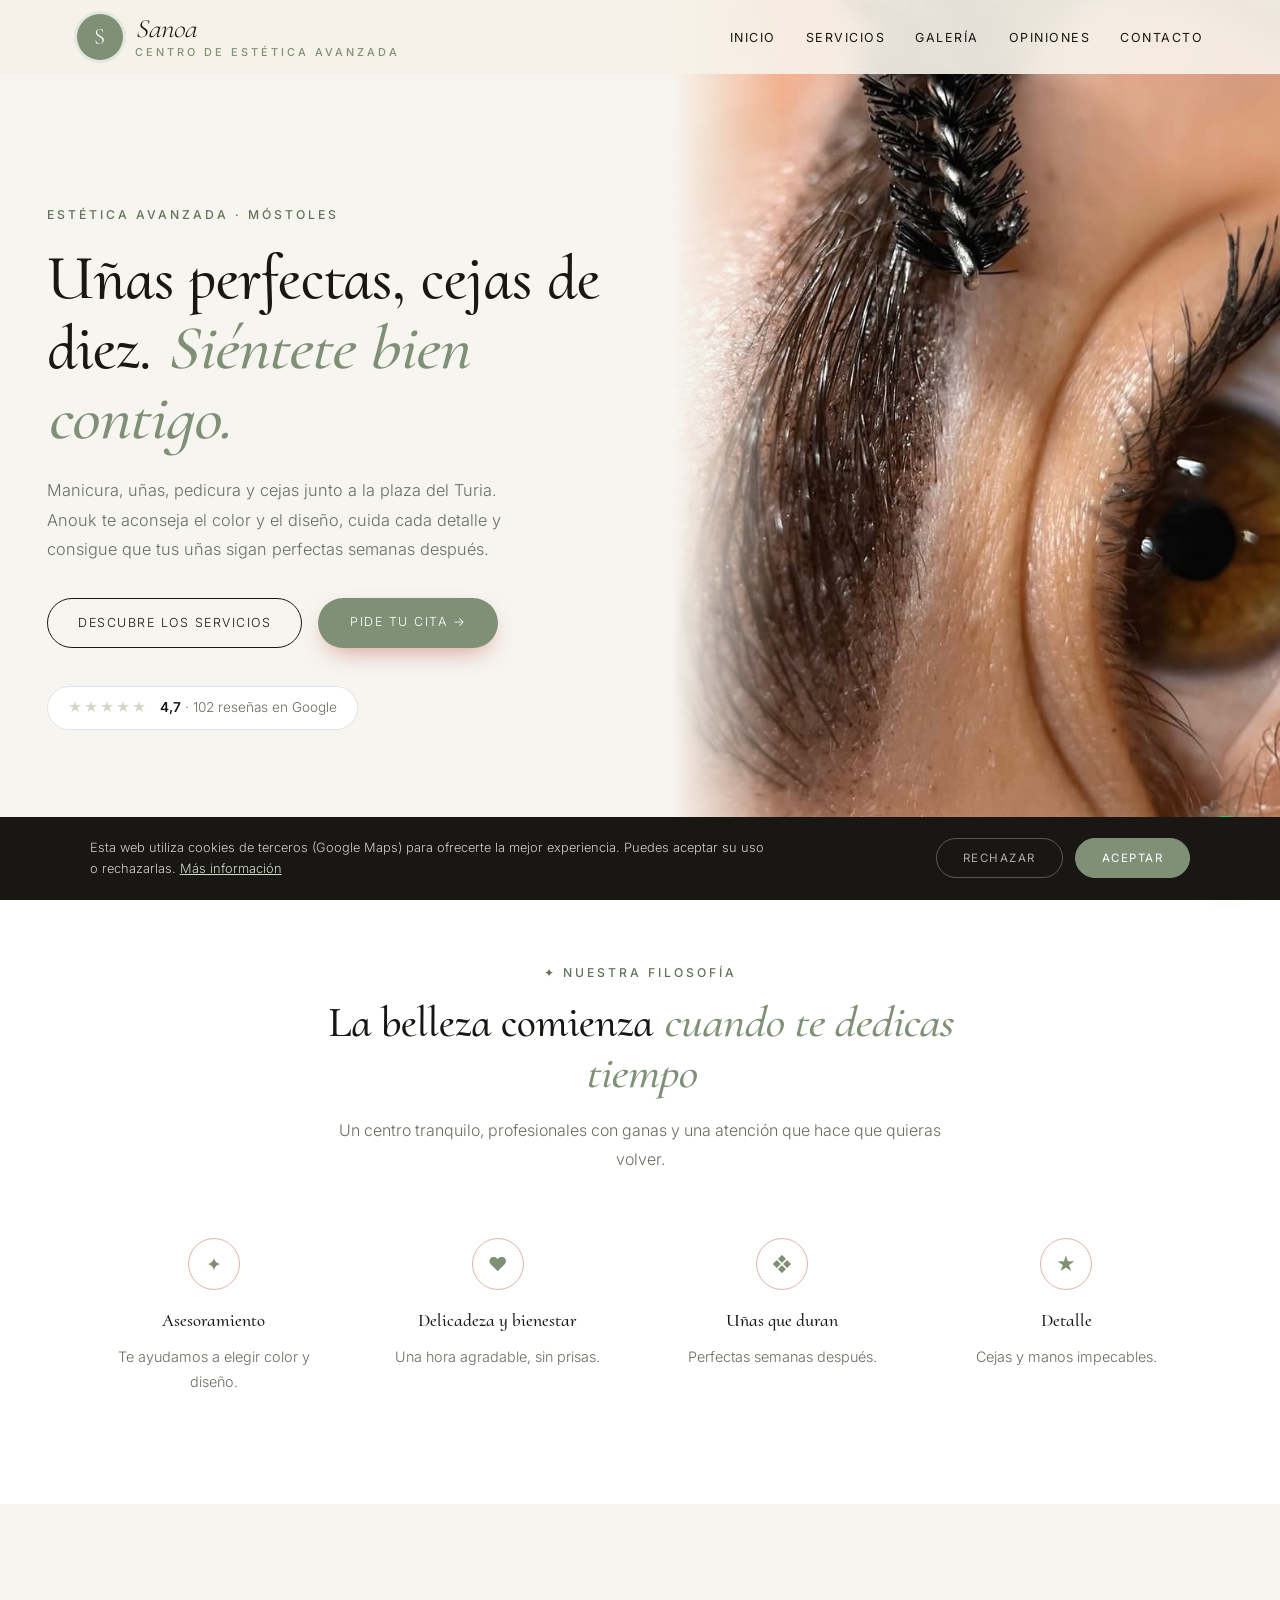
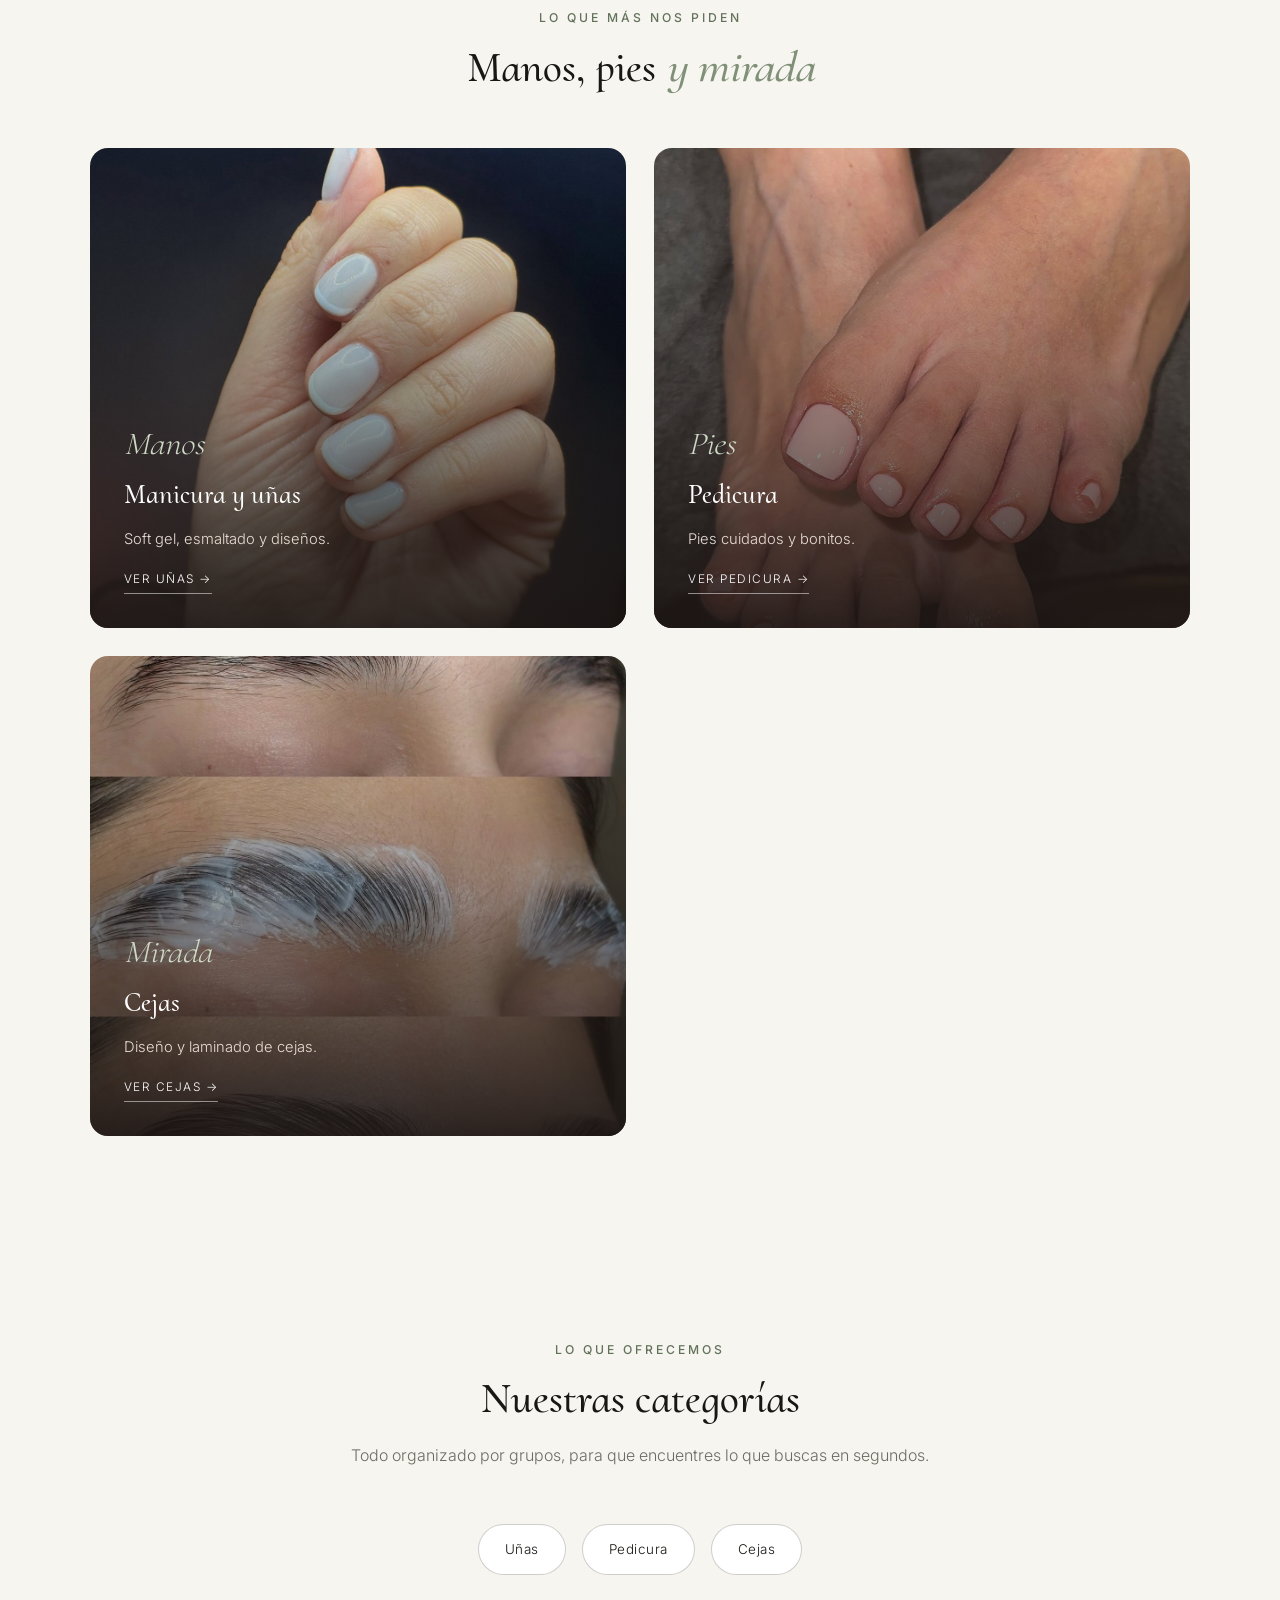
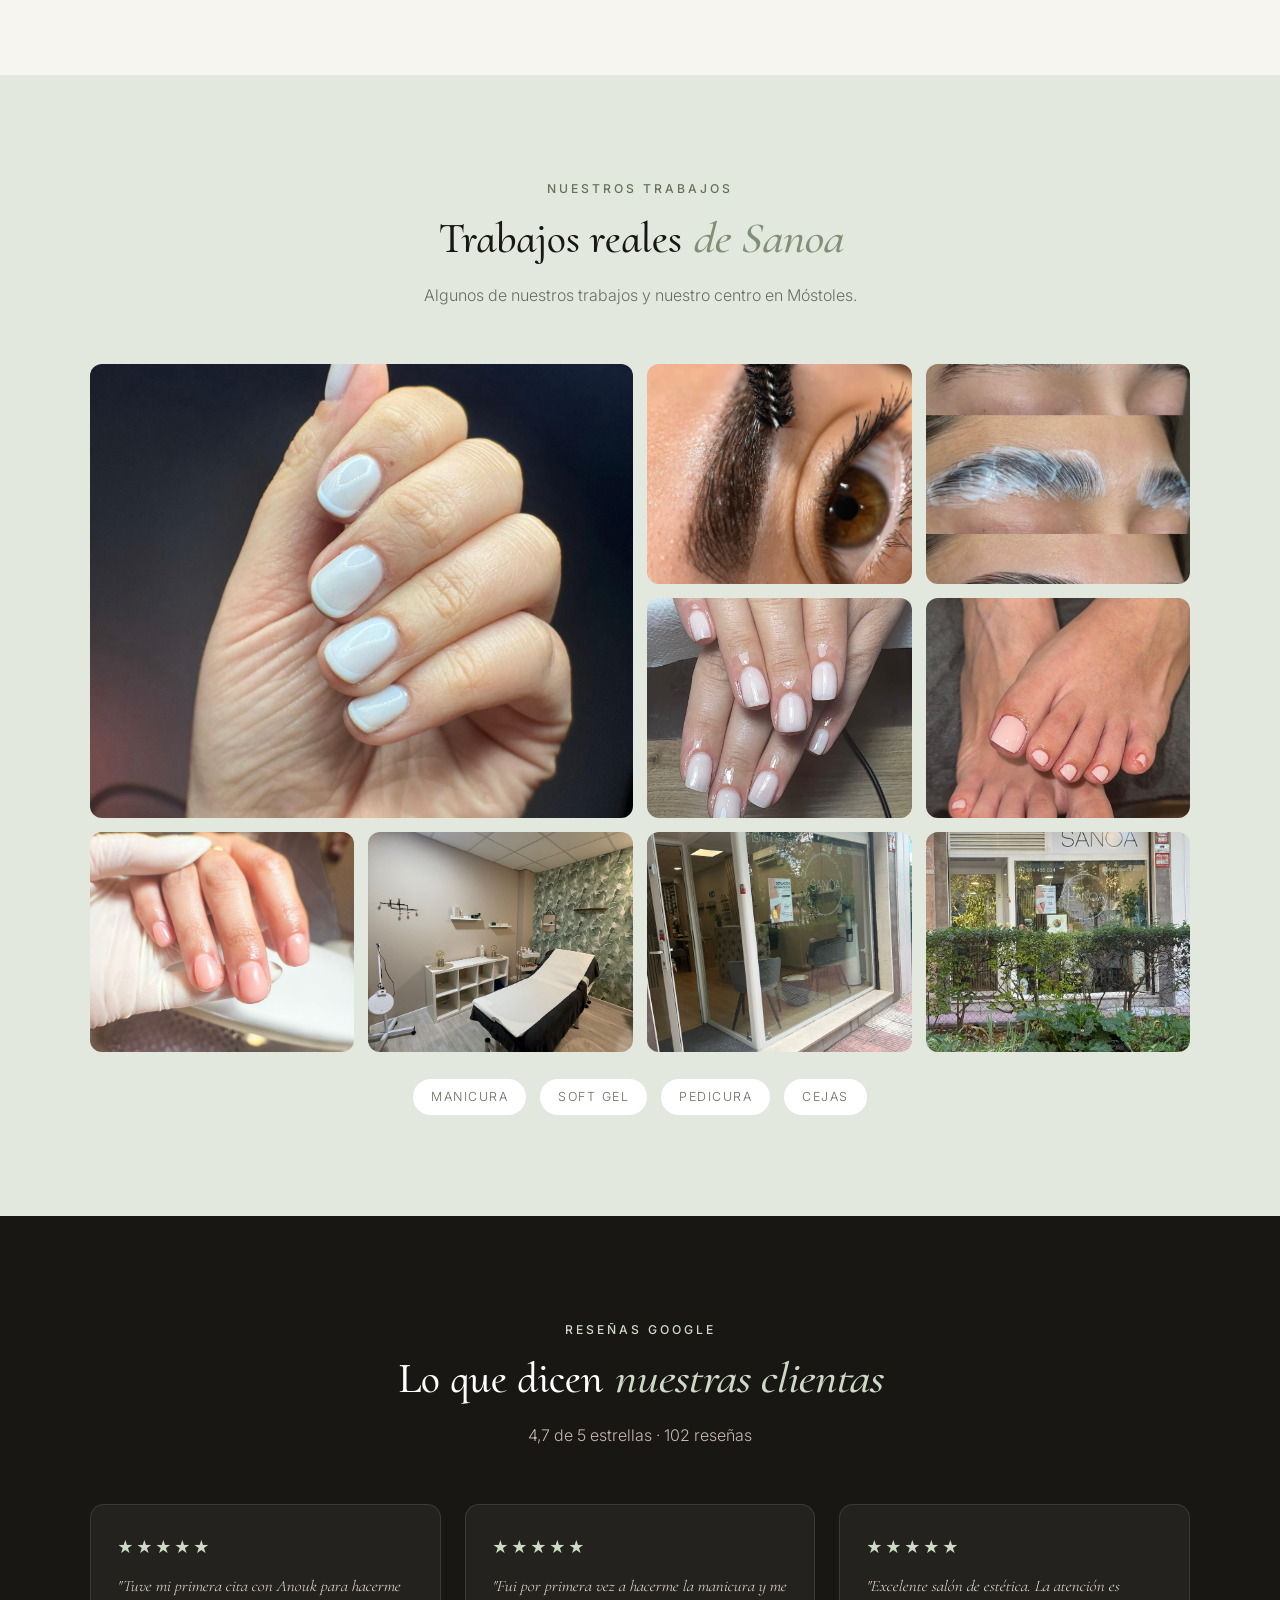
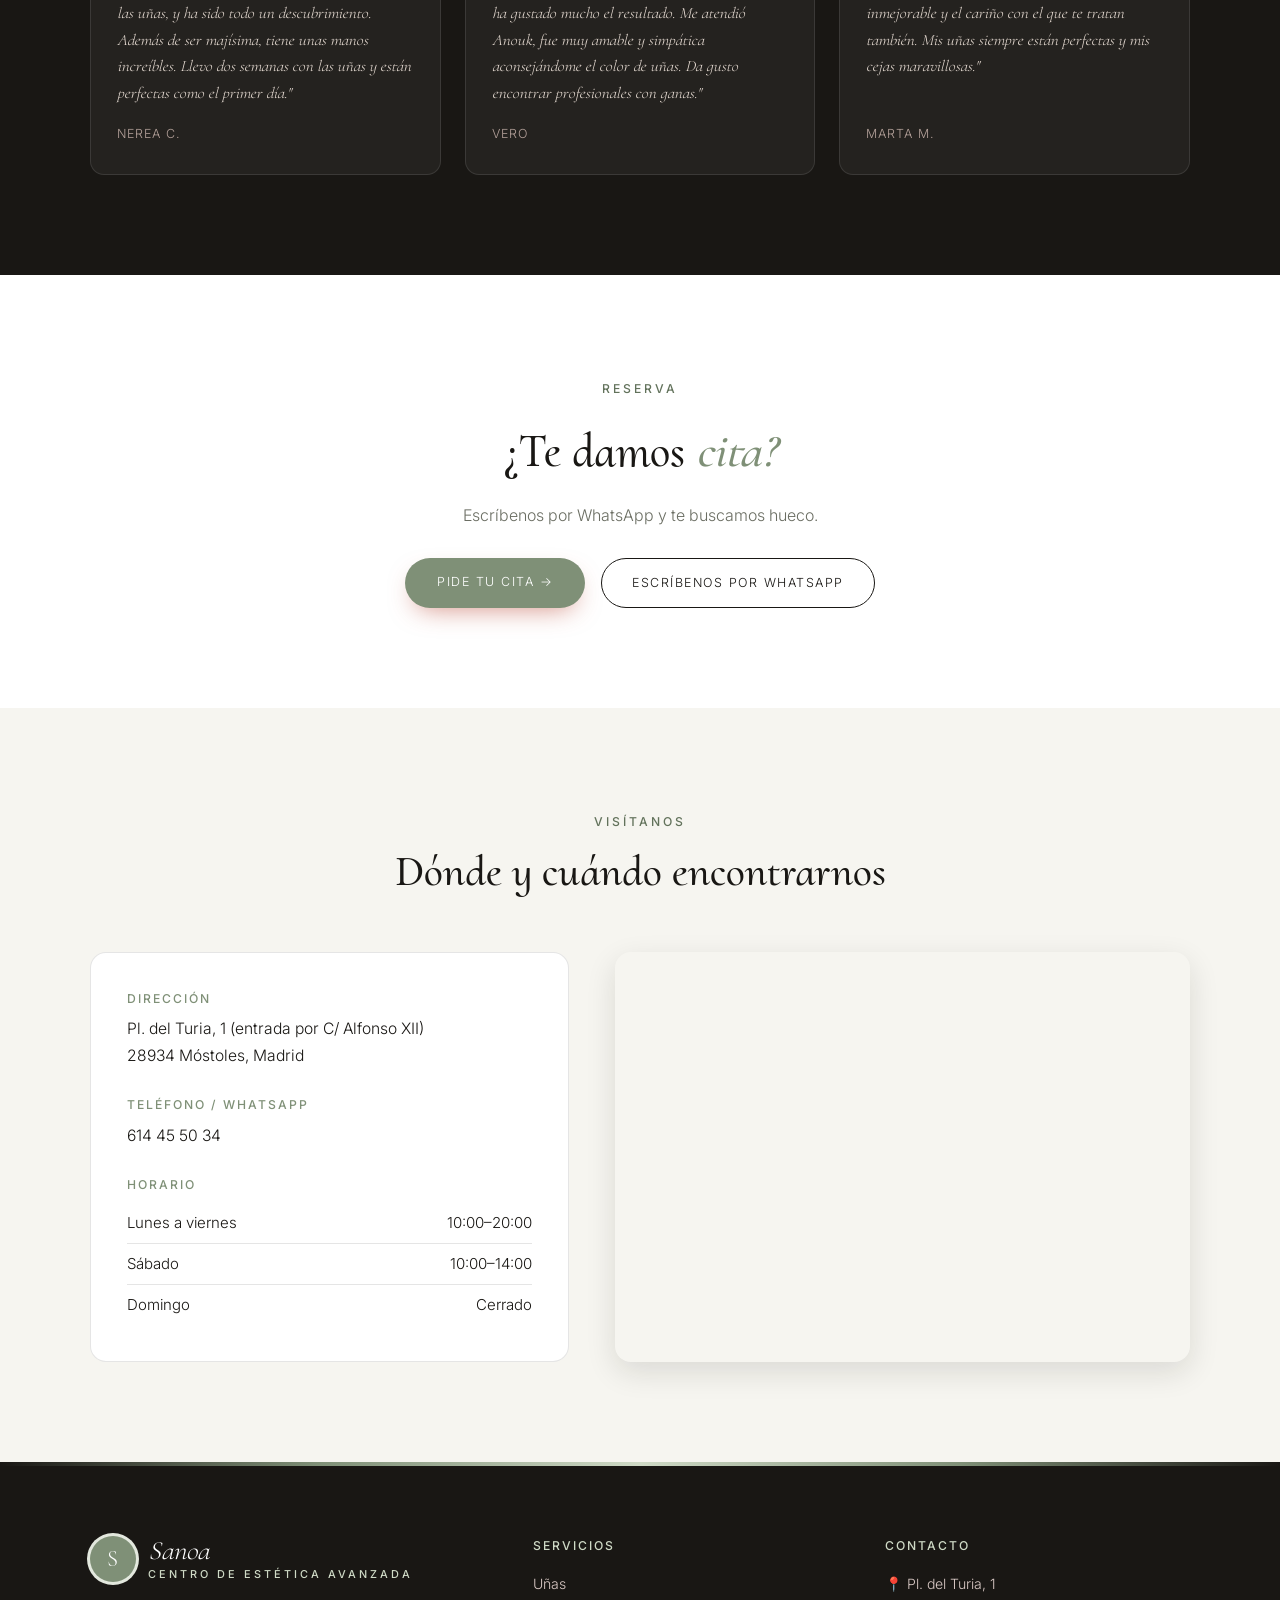
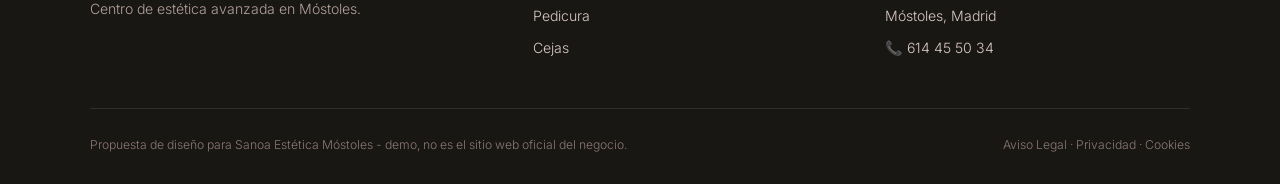
<file: index.html>
<!DOCTYPE html>
<html lang="es">
<head>
<meta charset="UTF-8">
<meta name="viewport" content="width=device-width, initial-scale=1.0">
<title>Sanoa Estética Móstoles — Centro de estética, uñas y cejas en Móstoles</title>
<meta name="description" content="Sanoa Estética Móstoles, centro de estética avanzada junto a la Pl. del Turia (entrada por C/ Alfonso XII). Manicura, uñas soft gel, diseños, pedicura y cejas. 4,7★ con 102 reseñas en Google.">
<meta name="theme-color" content="#191714">
<meta property="og:title" content="Sanoa Estética Móstoles · Móstoles">
<meta property="og:image" content="maps_06.jpg">

<link rel="preconnect" href="https://fonts.googleapis.com"><link rel="preconnect" href="https://fonts.gstatic.com" crossorigin><link href="https://fonts.googleapis.com/css2?family=Cormorant+Upright:wght@500;600&family=Inter:wght@300;400;500;600&display=swap" rel="stylesheet">
<link rel="stylesheet" href="styles.css">
</head>
<body>

<header id="header">
  <a href="index.html" class="logo" aria-label="Sanoa Estética Móstoles, inicio"><span class="logo-mark">S</span><span class="logo-text"><span class="script">Sanoa</span><small>centro de estética avanzada</small></span></a>
  <nav id="nav" aria-label="Navegación principal"><ul><li><a href="index.html#inicio">Inicio</a></li><li><a href="servicios.html">Servicios</a></li><li><a href="index.html#galeria">Galería</a></li><li><a href="index.html#opiniones">Opiniones</a></li><li><a href="index.html#contacto">Contacto</a></li></ul></nav><button class="nav-toggle" id="navToggle" aria-label="Abrir menú">☰</button>
</header>

<section class="hero" id="inicio">
  <div class="hero-text">
    <span class="eyebrow">Estética avanzada · Móstoles</span>
    <h1>Uñas perfectas, cejas de diez. <em>Siéntete bien contigo.</em></h1>
    <p>Manicura, uñas, pedicura y cejas junto a la plaza del Turia. Anouk te aconseja el color y el diseño, cuida cada detalle y consigue que tus uñas sigan perfectas semanas después.</p>
    <div class="hero-ctas">
      <a href="servicios.html" class="btn-outline">Descubre los servicios</a>
      <a href="https://wa.me/34614455034?text=Hola%2C%20he%20visto%20vuestra%20web%20y%20me%20gustar%C3%ADa%20pedir%20cita%20en%20Sanoa" class="btn-solid" target="_blank" rel="noopener">Pide tu cita →</a>
    </div>
    <a class="hero-rating" href="https://www.google.com/maps/search/?api=1&query=Sanoa+Estetica+Mostoles,+Plaza+del+Turia+1,+Mostoles" target="_blank" rel="noopener"><span class="stars">★★★★★</span><span><strong>4,7</strong> · 102 reseñas en Google</span></a>
  </div>
  <div class="hero-img"><img src="maps_06.jpg" alt="Diseño de cejas en Sanoa Estética Móstoles" style="object-position:center 50%;"></div>
</section>

<section class="trust">
  <div class="section-head">
    <span class="eyebrow">✦ Nuestra filosofía</span>
    <h2>La belleza comienza <em>cuando te dedicas tiempo</em></h2>
    <p>Un centro tranquilo, profesionales con ganas y una atención que hace que quieras volver.</p>
  </div>
  <div class="trust-grid">
    <div class="trust-card"><span class="trust-ic">✦</span><h3>Asesoramiento</h3><p>Te ayudamos a elegir color y diseño.</p></div>
    <div class="trust-card"><span class="trust-ic">♥</span><h3>Delicadeza y bienestar</h3><p>Una hora agradable, sin prisas.</p></div>
    <div class="trust-card"><span class="trust-ic">❖</span><h3>Uñas que duran</h3><p>Perfectas semanas después.</p></div>
    <div class="trust-card"><span class="trust-ic">★</span><h3>Detalle</h3><p>Cejas y manos impecables.</p></div>
  </div>
</section>

<section class="worlds">
  <div class="section-head">
    <span class="eyebrow">Lo que más nos piden</span>
    <h2>Manos, pies <em>y mirada</em></h2>
  </div>
  <div class="worlds-grid">
    <a href="servicios.html#unas" class="world-card"><img src="maps_01.jpg" alt="Manicura y uñas"><div class="world-text"><span class="script">Manos</span><h3>Manicura y uñas</h3><p>Soft gel, esmaltado y diseños.</p><span class="world-link">Ver uñas →</span></div></a>
    <a href="servicios.html#pedicura" class="world-card"><img src="maps_10.jpg" alt="Pedicura"><div class="world-text"><span class="script">Pies</span><h3>Pedicura</h3><p>Pies cuidados y bonitos.</p><span class="world-link">Ver pedicura →</span></div></a>
    <a href="servicios.html#cejas" class="world-card"><img src="maps_07.jpg" alt="Cejas"><div class="world-text"><span class="script">Mirada</span><h3>Cejas</h3><p>Diseño y laminado de cejas.</p><span class="world-link">Ver cejas →</span></div></a>
  </div>
</section>

<section>
  <div class="section-head">
    <span class="eyebrow">Lo que ofrecemos</span>
    <h2>Nuestras categorías</h2>
    <p>Todo organizado por grupos, para que encuentres lo que buscas en segundos.</p>
  </div>
  <div class="cat-pills">
    <a href="servicios.html#unas" class="cat-pill">Uñas</a>
    <a href="servicios.html#pedicura" class="cat-pill">Pedicura</a>
    <a href="servicios.html#cejas" class="cat-pill">Cejas</a>
  </div>
</section>

<section class="gallery-wrap" id="galeria">
  <div class="section-head">
    <span class="eyebrow">Nuestros trabajos</span>
    <h2>Trabajos reales <em>de Sanoa</em></h2>
    <p>Algunos de nuestros trabajos y nuestro centro en Móstoles.</p>
  </div>
  <div class="gallery">
    <figure class="big"><img src="maps_01.jpg" alt="Manicura en Sanoa Estética Móstoles" loading="lazy"></figure>
    <figure><img src="maps_06.jpg" alt="Diseño de cejas" loading="lazy"></figure>
    <figure><img src="maps_07.jpg" alt="Laminado de cejas, paso a paso" loading="lazy"></figure>
    <figure><img src="maps_09.jpg" alt="Uñas en tono nude" loading="lazy"></figure>
    <figure><img src="maps_10.jpg" alt="Pedicura" loading="lazy"></figure>
    <figure><img src="maps_08.jpg" alt="Manicura en proceso" loading="lazy"></figure>
    <figure><img src="maps_02.jpg" alt="Nuestra cabina" loading="lazy"></figure>
    <figure><img src="maps_03.jpg" alt="Entrada de Sanoa" loading="lazy"></figure>
    <figure><img src="maps_04.jpg" alt="Fachada de Sanoa, centro de estética avanzada" loading="lazy"></figure>
  </div>
  <div class="brands"><span>Manicura</span><span>Soft gel</span><span>Pedicura</span><span>Cejas</span></div>
</section>

<section class="reviews-wrap" id="opiniones">
  <div class="section-head">
    <span class="eyebrow">Reseñas Google</span>
    <h2>Lo que dicen <em>nuestras clientas</em></h2>
    <p>4,7 de 5 estrellas · 102 reseñas</p>
  </div>
  <div class="review-grid">
    <div class="review-card"><div class="stars">★★★★★</div><p>"Tuve mi primera cita con Anouk para hacerme las uñas, y ha sido todo un descubrimiento. Además de ser majísima, tiene unas manos increíbles. Llevo dos semanas con las uñas y están perfectas como el primer día."</p><cite>Nerea C.</cite></div>
    <div class="review-card"><div class="stars">★★★★★</div><p>"Fui por primera vez a hacerme la manicura y me ha gustado mucho el resultado. Me atendió Anouk, fue muy amable y simpática aconsejándome el color de uñas. Da gusto encontrar profesionales con ganas."</p><cite>Vero</cite></div>
    <div class="review-card"><div class="stars">★★★★★</div><p>"Excelente salón de estética. La atención es inmejorable y el cariño con el que te tratan también. Mis uñas siempre están perfectas y mis cejas maravillosas."</p><cite>Marta M.</cite></div>
  </div>
</section>

<section class="cta-section">
  <span class="eyebrow">Reserva</span>
  <h2>¿Te damos <em>cita?</em></h2>
  <p>Escríbenos por WhatsApp y te buscamos hueco.</p>
  <div class="cta-row">
    <a href="https://wa.me/34614455034?text=Hola%2C%20he%20visto%20vuestra%20web%20y%20me%20gustar%C3%ADa%20pedir%20cita%20en%20Sanoa" class="btn-solid" target="_blank" rel="noopener">Pide tu cita →</a>
    <a href="https://wa.me/34614455034?text=Hola%2C%20he%20visto%20vuestra%20web%20y%20me%20gustar%C3%ADa%20pedir%20cita%20en%20Sanoa" class="btn-outline" target="_blank" rel="noopener">Escríbenos por WhatsApp</a>
  </div>
</section>

<section class="contact-section" id="contacto">
  <div class="section-head">
    <span class="eyebrow">Visítanos</span>
    <h2>Dónde y cuándo encontrarnos</h2>
  </div>
  <div class="contact-grid">
    <div class="contact-info">
      <div class="contact-block"><h3>Dirección</h3><p>Pl. del Turia, 1 (entrada por C/ Alfonso XII)<br>28934 Móstoles, Madrid</p></div>
      <div class="contact-block"><h3>Teléfono / WhatsApp</h3><p><a href="tel:+34614455034">614 45 50 34</a></p></div>
      <div class="contact-block"><h3>Horario</h3><ul class="hours-list"><li><span>Lunes a viernes</span><span>10:00–20:00</span></li><li><span>Sábado</span><span>10:00–14:00</span></li><li><span>Domingo</span><span>Cerrado</span></li></ul></div>
      
    </div>
    <div class="contact-map">
      <iframe title="Mapa de Sanoa Estética Móstoles" src="https://www.google.com/maps?q=Sanoa+Estetica+Mostoles,+Plaza+del+Turia+1,+Mostoles&output=embed" width="100%" height="100%" style="border:0;" allowfullscreen="" loading="lazy" referrerpolicy="no-referrer-when-downgrade"></iframe>
    </div>
  </div>
</section>

<footer>
  <div class="footer-grid">
    <div class="footer-brand">
      <a href="index.html" class="logo light"><span class="logo-mark">S</span><span class="logo-text"><span class="script">Sanoa</span><small>centro de estética avanzada</small></span></a>
      <p>Centro de estética avanzada en Móstoles.</p>
    </div>
    <div><h4>Servicios</h4><ul><li><a href="servicios.html#unas">Uñas</a></li><li><a href="servicios.html#pedicura">Pedicura</a></li><li><a href="servicios.html#cejas">Cejas</a></li></ul></div>
    <div><h4>Contacto</h4><ul><li>📍 Pl. del Turia, 1</li><li>Móstoles, Madrid</li><li>📞 <a href="tel:+34614455034">614 45 50 34</a></li></ul></div>
  </div>
  <div class="footer-bottom">
    <span>Propuesta de diseño para Sanoa Estética Móstoles - demo, no es el sitio web oficial del negocio.</span>
    <span><a href="aviso-legal.html">Aviso Legal</a> &middot; <a href="politica-privacidad.html">Privacidad</a> &middot; <a href="politica-cookies.html">Cookies</a></span>
  </div>
</footer>

<div id="cookie-banner" class="cookie-banner"><p>Esta web utiliza cookies de terceros (Google Maps) para ofrecerte la mejor experiencia. Puedes aceptar su uso o rechazarlas. <a href="politica-cookies.html">Más información</a></p><div class="cookie-actions"><button onclick="setCookieChoice('rejected')" class="ck-reject">Rechazar</button><button onclick="setCookieChoice('accepted')" class="ck-accept">Aceptar</button></div></div>
<div class="social-fabs"><a class="wa-fab" href="https://wa.me/34614455034?text=Hola%2C%20he%20visto%20vuestra%20web%20y%20me%20gustar%C3%ADa%20pedir%20cita%20en%20Sanoa" target="_blank" rel="noopener" aria-label="Escribir por WhatsApp"><svg width="28" height="28" viewBox="0 0 24 24" fill="white"><path d="M17.5 14.4c-.3-.1-1.8-.9-2-1s-.5-.1-.7.1-.8 1-.9 1.2-.3.2-.6.1a8.2 8.2 0 0 1-2.4-1.5 9 9 0 0 1-1.7-2.1c-.2-.3 0-.5.1-.6l.4-.5.3-.5v-.5l-.9-2.2c-.2-.6-.5-.5-.7-.5h-.6a1.1 1.1 0 0 0-.8.4 3.4 3.4 0 0 0-1 2.5 5.9 5.9 0 0 0 1.2 3.1 13.5 13.5 0 0 0 5.2 4.6c2.6 1 2.6.7 3.1.6a2.6 2.6 0 0 0 1.7-1.2 2.1 2.1 0 0 0 .2-1.2c-.1-.1-.3-.2-.6-.3ZM12 21.8a9.8 9.8 0 0 1-5-1.4l-.4-.2-3.7 1 1-3.6-.2-.4A9.8 9.8 0 1 1 12 21.8Zm8.4-18.3A11.8 11.8 0 0 0 1.8 17.7L.2 23.8l6.3-1.6a11.8 11.8 0 0 0 5.6 1.4A11.8 11.8 0 0 0 20.4 3.5Z"/></svg></a></div>
<script src="main.js"></script>
</body>
</html>
</file>
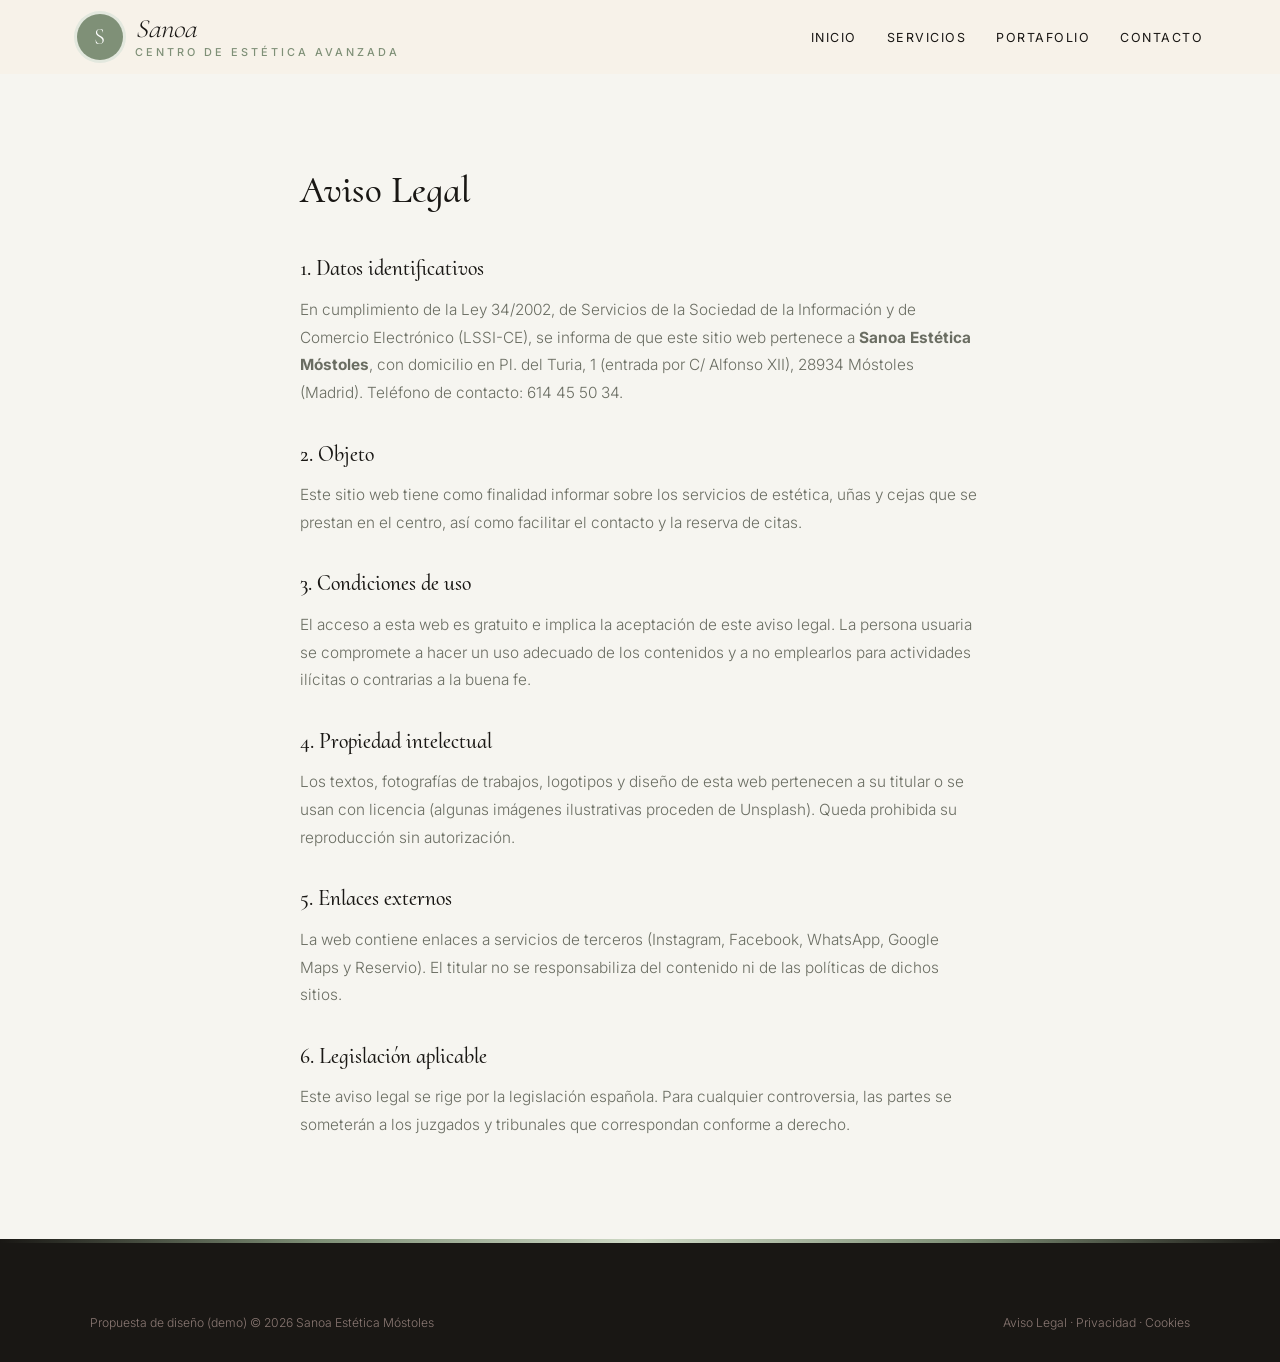
<file: aviso-legal.html>
<!DOCTYPE html>
<html lang="es">
<head>
<meta charset="UTF-8">
<meta name="viewport" content="width=device-width, initial-scale=1.0">
<title>Aviso Legal — Sanoa Estética Móstoles</title>
<meta name="robots" content="noindex">

<link rel="preconnect" href="https://fonts.googleapis.com">
<link href="https://fonts.googleapis.com/css2?family=Cormorant+Upright:wght@500;600&family=Inter:wght@300;400;500;600&display=swap" rel="stylesheet">
<link rel="stylesheet" href="styles.css">
</head>
<body>
<header id="header" class="scrolled">
  <a href="index.html" class="logo" aria-label="Sanoa Estética Móstoles, inicio">
    <span class="logo-mark">S</span>
    <span class="logo-text"><span class="script">Sanoa</span><small>centro de estética avanzada</small></span>
  </a>
  <nav id="nav" aria-label="Navegación principal">
    <ul>
      <li><a href="index.html#inicio">Inicio</a></li>
      <li><a href="servicios.html">Servicios</a></li>
      <li><a href="portafolio.html">Portafolio</a></li>
      <li><a href="index.html#contacto">Contacto</a></li>
    </ul>
  </nav>
  <button class="nav-toggle" id="navToggle" aria-label="Abrir menú">☰</button>
</header>
<main class="legal"><h1>Aviso Legal</h1>
<h2>1. Datos identificativos</h2>
<p>En cumplimiento de la Ley 34/2002, de Servicios de la Sociedad de la Información y de Comercio Electrónico (LSSI-CE), se informa de que este sitio web pertenece a <strong>Sanoa Estética Móstoles</strong>, con domicilio en Pl. del Turia, 1 (entrada por C/ Alfonso XII), 28934 Móstoles (Madrid). Teléfono de contacto: 614 45 50 34.</p>
<h2>2. Objeto</h2>
<p>Este sitio web tiene como finalidad informar sobre los servicios de estética, uñas y cejas que se prestan en el centro, así como facilitar el contacto y la reserva de citas.</p>
<h2>3. Condiciones de uso</h2>
<p>El acceso a esta web es gratuito e implica la aceptación de este aviso legal. La persona usuaria se compromete a hacer un uso adecuado de los contenidos y a no emplearlos para actividades ilícitas o contrarias a la buena fe.</p>
<h2>4. Propiedad intelectual</h2>
<p>Los textos, fotografías de trabajos, logotipos y diseño de esta web pertenecen a su titular o se usan con licencia (algunas imágenes ilustrativas proceden de Unsplash). Queda prohibida su reproducción sin autorización.</p>
<h2>5. Enlaces externos</h2>
<p>La web contiene enlaces a servicios de terceros (Instagram, Facebook, WhatsApp, Google Maps y Reservio). El titular no se responsabiliza del contenido ni de las políticas de dichos sitios.</p>
<h2>6. Legislación aplicable</h2>
<p>Este aviso legal se rige por la legislación española. Para cualquier controversia, las partes se someterán a los juzgados y tribunales que correspondan conforme a derecho.</p></main>
<footer>
  <div class="footer-bottom" style="margin-top:0">
    <span>Propuesta de diseño (demo) © 2026 Sanoa Estética Móstoles</span>
    <span><a href="aviso-legal.html">Aviso Legal</a> &middot; <a href="politica-privacidad.html">Privacidad</a> &middot; <a href="politica-cookies.html">Cookies</a></span>
  </div>
</footer>
<script src="main.js"></script>
</body>
</html>
</file>
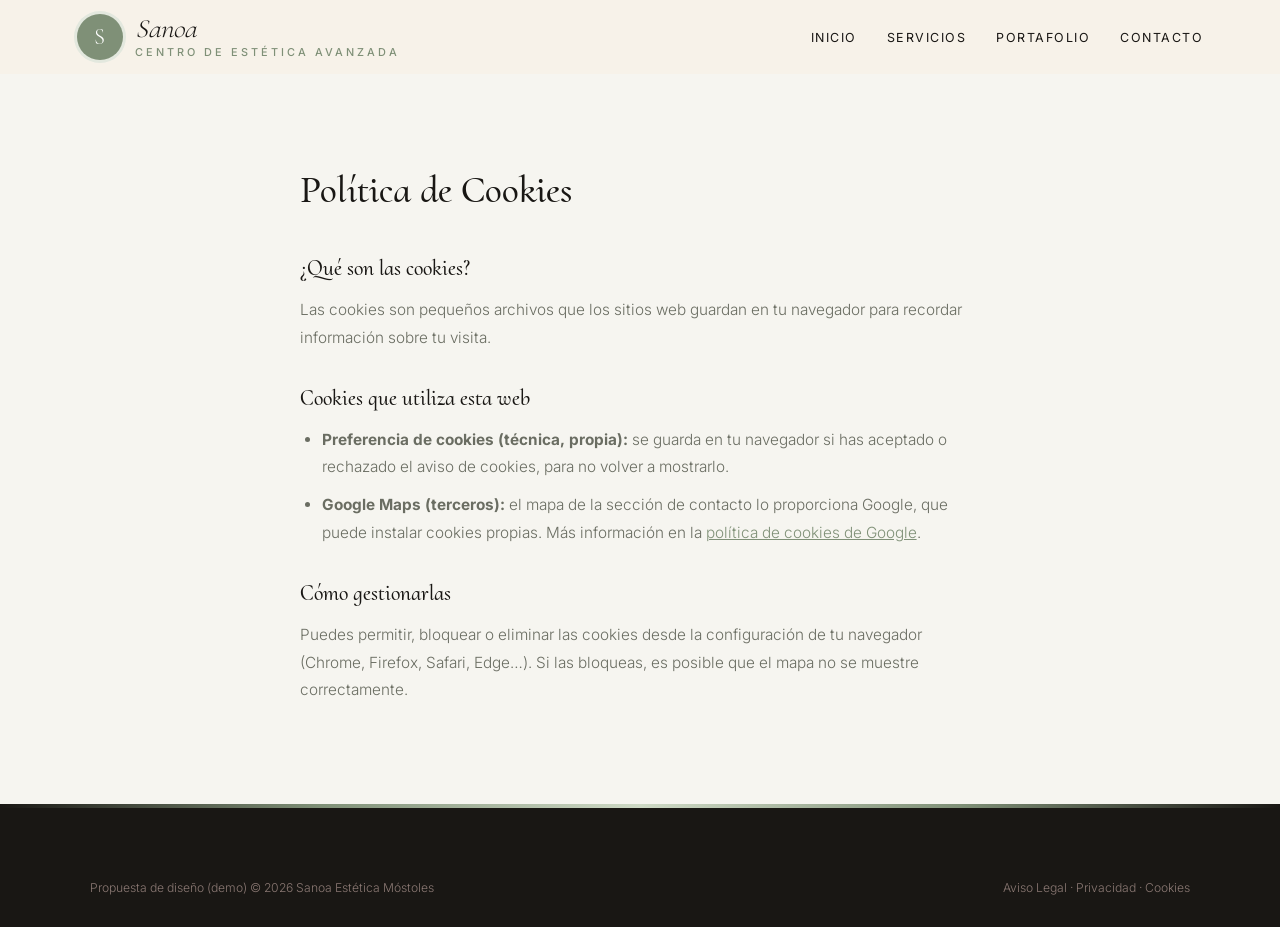
<file: politica-cookies.html>
<!DOCTYPE html>
<html lang="es">
<head>
<meta charset="UTF-8">
<meta name="viewport" content="width=device-width, initial-scale=1.0">
<title>Política de Cookies — Sanoa Estética Móstoles</title>
<meta name="robots" content="noindex">

<link rel="preconnect" href="https://fonts.googleapis.com">
<link href="https://fonts.googleapis.com/css2?family=Cormorant+Upright:wght@500;600&family=Inter:wght@300;400;500;600&display=swap" rel="stylesheet">
<link rel="stylesheet" href="styles.css">
</head>
<body>
<header id="header" class="scrolled">
  <a href="index.html" class="logo" aria-label="Sanoa Estética Móstoles, inicio">
    <span class="logo-mark">S</span>
    <span class="logo-text"><span class="script">Sanoa</span><small>centro de estética avanzada</small></span>
  </a>
  <nav id="nav" aria-label="Navegación principal">
    <ul>
      <li><a href="index.html#inicio">Inicio</a></li>
      <li><a href="servicios.html">Servicios</a></li>
      <li><a href="portafolio.html">Portafolio</a></li>
      <li><a href="index.html#contacto">Contacto</a></li>
    </ul>
  </nav>
  <button class="nav-toggle" id="navToggle" aria-label="Abrir menú">☰</button>
</header>
<main class="legal"><h1>Política de Cookies</h1>
<h2>¿Qué son las cookies?</h2>
<p>Las cookies son pequeños archivos que los sitios web guardan en tu navegador para recordar información sobre tu visita.</p>
<h2>Cookies que utiliza esta web</h2>
<ul>
<li><strong>Preferencia de cookies (técnica, propia):</strong> se guarda en tu navegador si has aceptado o rechazado el aviso de cookies, para no volver a mostrarlo.</li>
<li><strong>Google Maps (terceros):</strong> el mapa de la sección de contacto lo proporciona Google, que puede instalar cookies propias. Más información en la <a href="https://policies.google.com/technologies/cookies" target="_blank" rel="noopener">política de cookies de Google</a>.</li>
</ul>
<h2>Cómo gestionarlas</h2>
<p>Puedes permitir, bloquear o eliminar las cookies desde la configuración de tu navegador (Chrome, Firefox, Safari, Edge…). Si las bloqueas, es posible que el mapa no se muestre correctamente.</p></main>
<footer>
  <div class="footer-bottom" style="margin-top:0">
    <span>Propuesta de diseño (demo) © 2026 Sanoa Estética Móstoles</span>
    <span><a href="aviso-legal.html">Aviso Legal</a> &middot; <a href="politica-privacidad.html">Privacidad</a> &middot; <a href="politica-cookies.html">Cookies</a></span>
  </div>
</footer>
<script src="main.js"></script>
</body>
</html>
</file>
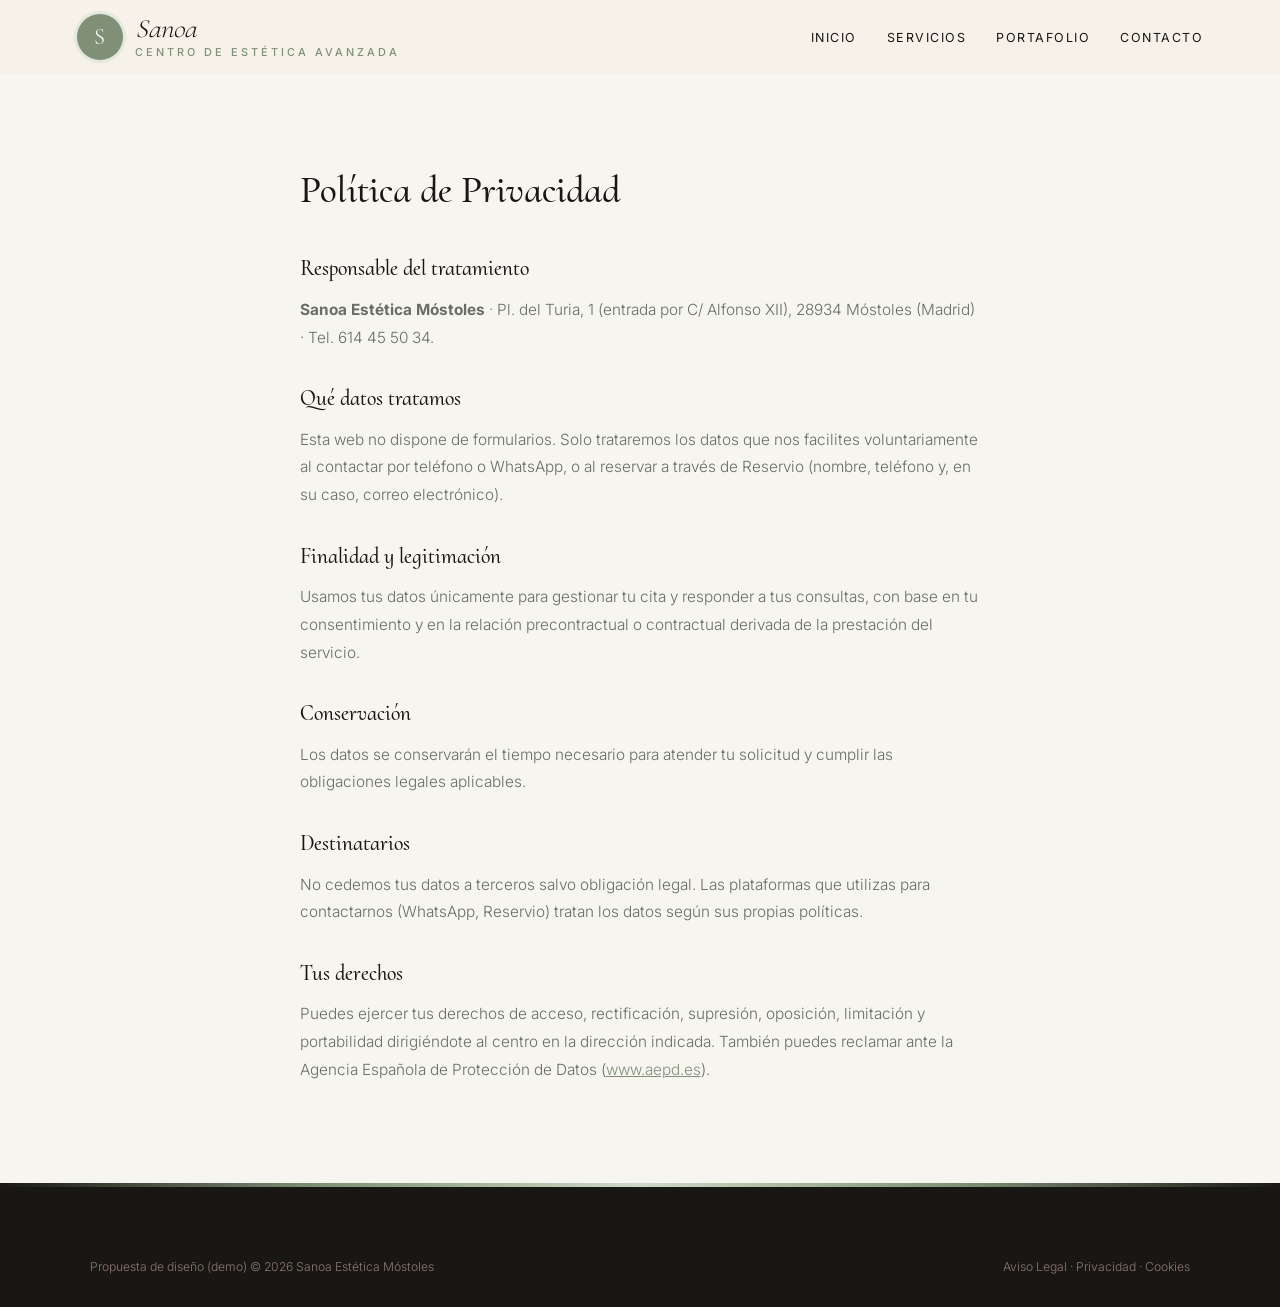
<file: politica-privacidad.html>
<!DOCTYPE html>
<html lang="es">
<head>
<meta charset="UTF-8">
<meta name="viewport" content="width=device-width, initial-scale=1.0">
<title>Política de Privacidad — Sanoa Estética Móstoles</title>
<meta name="robots" content="noindex">

<link rel="preconnect" href="https://fonts.googleapis.com">
<link href="https://fonts.googleapis.com/css2?family=Cormorant+Upright:wght@500;600&family=Inter:wght@300;400;500;600&display=swap" rel="stylesheet">
<link rel="stylesheet" href="styles.css">
</head>
<body>
<header id="header" class="scrolled">
  <a href="index.html" class="logo" aria-label="Sanoa Estética Móstoles, inicio">
    <span class="logo-mark">S</span>
    <span class="logo-text"><span class="script">Sanoa</span><small>centro de estética avanzada</small></span>
  </a>
  <nav id="nav" aria-label="Navegación principal">
    <ul>
      <li><a href="index.html#inicio">Inicio</a></li>
      <li><a href="servicios.html">Servicios</a></li>
      <li><a href="portafolio.html">Portafolio</a></li>
      <li><a href="index.html#contacto">Contacto</a></li>
    </ul>
  </nav>
  <button class="nav-toggle" id="navToggle" aria-label="Abrir menú">☰</button>
</header>
<main class="legal"><h1>Política de Privacidad</h1>
<h2>Responsable del tratamiento</h2>
<p><strong>Sanoa Estética Móstoles</strong> · Pl. del Turia, 1 (entrada por C/ Alfonso XII), 28934 Móstoles (Madrid) · Tel. 614 45 50 34.</p>
<h2>Qué datos tratamos</h2>
<p>Esta web no dispone de formularios. Solo trataremos los datos que nos facilites voluntariamente al contactar por teléfono o WhatsApp, o al reservar a través de Reservio (nombre, teléfono y, en su caso, correo electrónico).</p>
<h2>Finalidad y legitimación</h2>
<p>Usamos tus datos únicamente para gestionar tu cita y responder a tus consultas, con base en tu consentimiento y en la relación precontractual o contractual derivada de la prestación del servicio.</p>
<h2>Conservación</h2>
<p>Los datos se conservarán el tiempo necesario para atender tu solicitud y cumplir las obligaciones legales aplicables.</p>
<h2>Destinatarios</h2>
<p>No cedemos tus datos a terceros salvo obligación legal. Las plataformas que utilizas para contactarnos (WhatsApp, Reservio) tratan los datos según sus propias políticas.</p>
<h2>Tus derechos</h2>
<p>Puedes ejercer tus derechos de acceso, rectificación, supresión, oposición, limitación y portabilidad dirigiéndote al centro en la dirección indicada. También puedes reclamar ante la Agencia Española de Protección de Datos (<a href="https://www.aepd.es" target="_blank" rel="noopener">www.aepd.es</a>).</p></main>
<footer>
  <div class="footer-bottom" style="margin-top:0">
    <span>Propuesta de diseño (demo) © 2026 Sanoa Estética Móstoles</span>
    <span><a href="aviso-legal.html">Aviso Legal</a> &middot; <a href="politica-privacidad.html">Privacidad</a> &middot; <a href="politica-cookies.html">Cookies</a></span>
  </div>
</footer>
<script src="main.js"></script>
</body>
</html>
</file>
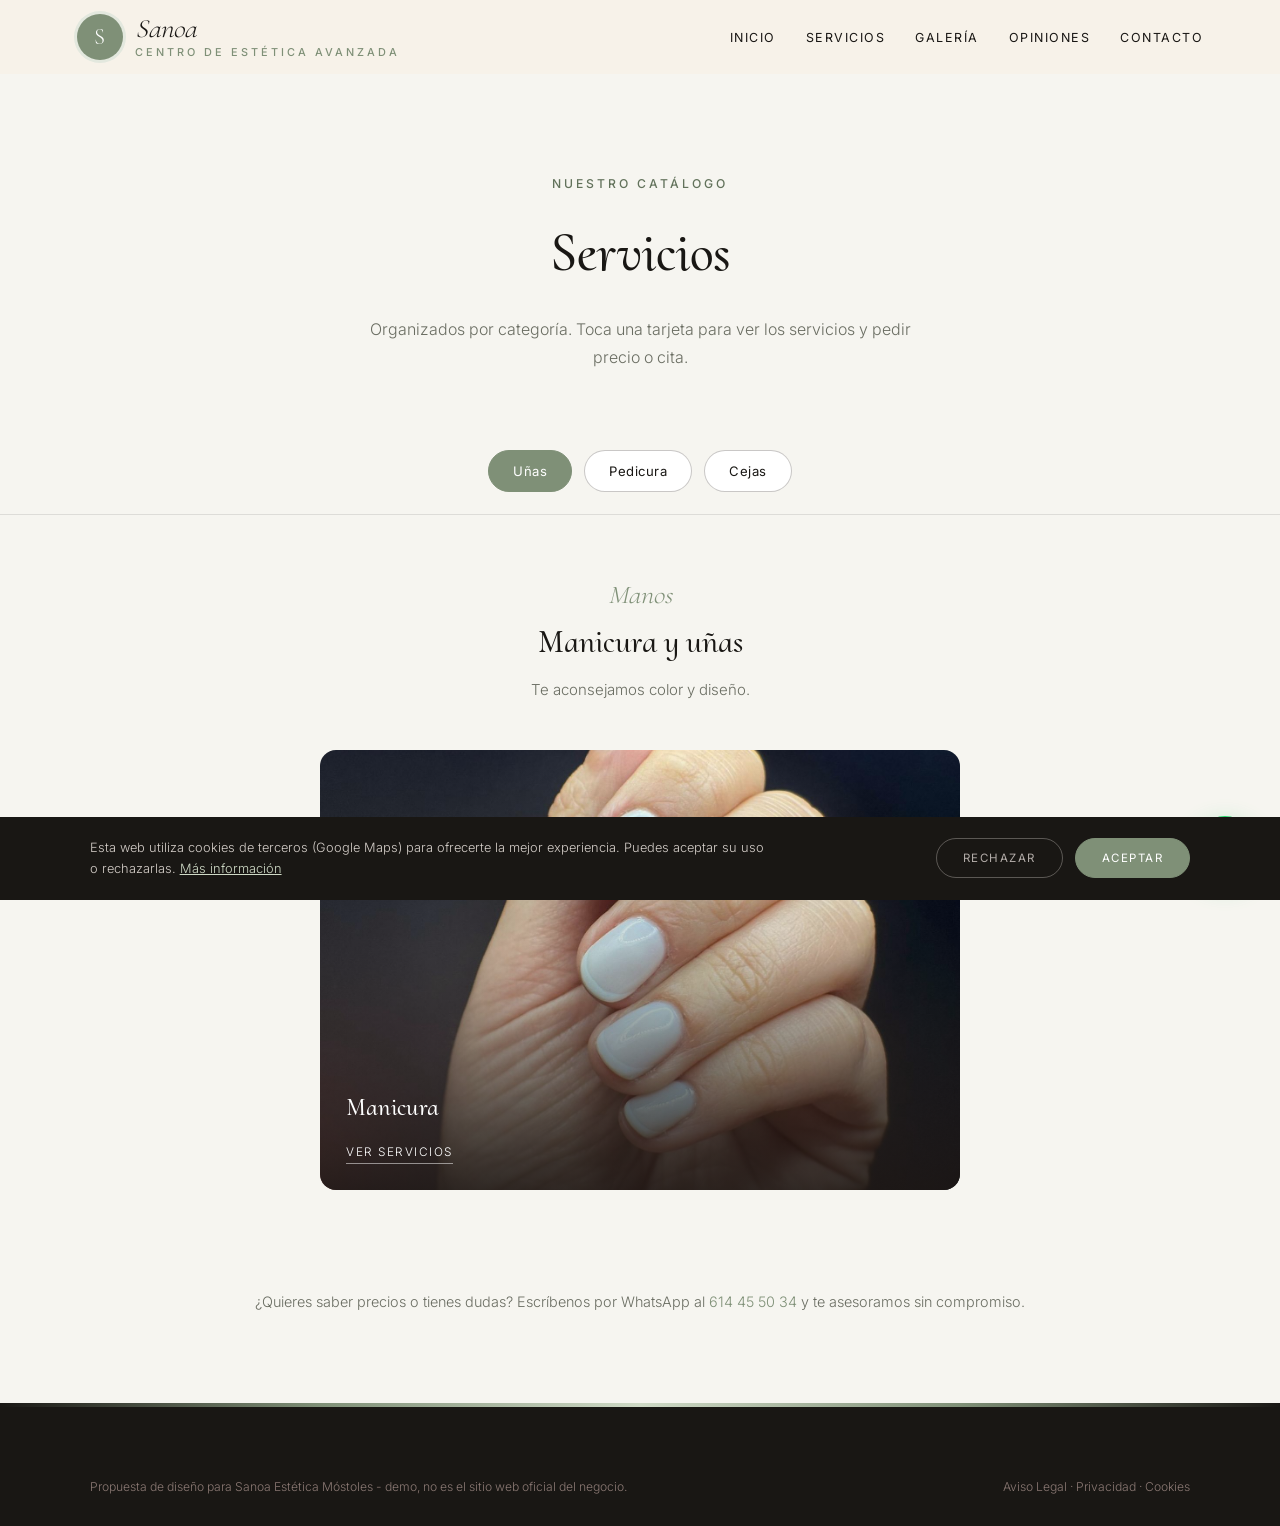
<file: servicios.html>
<!DOCTYPE html>
<html lang="es">
<head>
<meta charset="UTF-8">
<meta name="viewport" content="width=device-width, initial-scale=1.0">
<title>Servicios — Sanoa Estética Móstoles · Móstoles</title>
<meta name="description" content="Servicios de Sanoa Estética Móstoles en Móstoles.">

<link rel="preconnect" href="https://fonts.googleapis.com"><link rel="preconnect" href="https://fonts.gstatic.com" crossorigin><link href="https://fonts.googleapis.com/css2?family=Cormorant+Upright:wght@500;600&family=Inter:wght@300;400;500;600&display=swap" rel="stylesheet">
<link rel="stylesheet" href="styles.css">
</head>
<body>

<header id="header" class="scrolled">
  <a href="index.html" class="logo" aria-label="Sanoa Estética Móstoles, inicio"><span class="logo-mark">S</span><span class="logo-text"><span class="script">Sanoa</span><small>centro de estética avanzada</small></span></a>
  <nav id="nav" aria-label="Navegación principal"><ul><li><a href="index.html#inicio">Inicio</a></li><li><a href="servicios.html">Servicios</a></li><li><a href="index.html#galeria">Galería</a></li><li><a href="index.html#opiniones">Opiniones</a></li><li><a href="index.html#contacto">Contacto</a></li></ul></nav><button class="nav-toggle" id="navToggle" aria-label="Abrir menú">☰</button>
</header>

<div class="page-hero">
  <span class="eyebrow">Nuestro catálogo</span>
  <h1>Servicios</h1>
  <p>Organizados por categoría. Toca una tarjeta para ver los servicios y pedir precio o cita.</p>
</div>

<div class="tabs">
  <button class="tab-btn active" data-tab="unas">Uñas</button>
  <button class="tab-btn" data-tab="pedicura">Pedicura</button>
  <button class="tab-btn" data-tab="cejas">Cejas</button>
  
</div>

<div class="tab-panel active" id="unas">
  <div class="tab-intro"><span class="script">Manos</span><h2>Manicura y uñas</h2><p>Te aconsejamos color y diseño.</p></div>
  <div class="cat-grid single">
    <div class="cat-card" onclick="openModal('manicura')"><img src="maps_01.jpg" alt="Manicura" loading="lazy"><div class="cat-card-text"><h3>Manicura</h3><span>Ver servicios</span></div></div>
  </div>
</div>

<div class="tab-panel" id="pedicura">
  <div class="tab-intro"><span class="script">Pies</span><h2>Pedicura</h2><p>Pies cuidados y bonitos.</p></div>
  <div class="cat-grid single">
    <div class="cat-card" onclick="openModal('pedicura')"><img src="maps_10.jpg" alt="Pedicura" loading="lazy"><div class="cat-card-text"><h3>Pedicura</h3><span>Ver servicios</span></div></div>
  </div>
</div>

<div class="tab-panel" id="cejas">
  <div class="tab-intro"><span class="script">Mirada</span><h2>Cejas</h2><p>Una mirada definida.</p></div>
  <div class="cat-grid single">
    <div class="cat-card" onclick="openModal('cejas')"><img src="maps_07.jpg" alt="Cejas" loading="lazy"><div class="cat-card-text"><h3>Cejas</h3><span>Ver servicios</span></div></div>
  </div>
</div>


<p class="services-note">¿Quieres saber precios o tienes dudas? Escríbenos por WhatsApp al <a href="https://wa.me/34614455034" target="_blank" rel="noopener" style="color:var(--red)">614 45 50 34</a> y te asesoramos sin compromiso.</p>

<div class="modal-overlay" id="modal-manicura"><div class="modal">
  <button class="modal-close" onclick="closeModal('manicura')" aria-label="Cerrar">×</button>
  <h3>Manicura</h3><p class="modal-sub">Manos</p>
  <div class="svc-row"><div><div class="svc-name">Manicura</div><span class="svc-desc"></span></div><div class="svc-price">Consultar</div></div>
  <div class="svc-row"><div><div class="svc-name">Uñas soft gel</div><span class="svc-desc"></span></div><div class="svc-price">Consultar</div></div>
  <div class="svc-row"><div><div class="svc-name">Diseño de uñas</div><span class="svc-desc"></span></div><div class="svc-price">Consultar</div></div>
  <a class="modal-cta alt" href="https://wa.me/34614455034?text=Hola%2C%20quiero%20informaci%C3%B3n%20sobre%20manicura" target="_blank" rel="noopener">Pedir cita por WhatsApp</a>
</div></div>

<div class="modal-overlay" id="modal-pedicura"><div class="modal">
  <button class="modal-close" onclick="closeModal('pedicura')" aria-label="Cerrar">×</button>
  <h3>Pedicura</h3><p class="modal-sub">Pies</p>
  <div class="svc-row"><div><div class="svc-name">Pedicura</div><span class="svc-desc"></span></div><div class="svc-price">Consultar</div></div>
  <a class="modal-cta alt" href="https://wa.me/34614455034?text=Hola%2C%20quiero%20informaci%C3%B3n%20sobre%20pedicura" target="_blank" rel="noopener">Pedir cita por WhatsApp</a>
</div></div>

<div class="modal-overlay" id="modal-cejas"><div class="modal">
  <button class="modal-close" onclick="closeModal('cejas')" aria-label="Cerrar">×</button>
  <h3>Cejas</h3><p class="modal-sub">Mirada</p>
  <div class="svc-row"><div><div class="svc-name">Diseño de cejas</div><span class="svc-desc"></span></div><div class="svc-price">Consultar</div></div>
  <div class="svc-row"><div><div class="svc-name">Laminado de cejas</div><span class="svc-desc"></span></div><div class="svc-price">Consultar</div></div>
  <a class="modal-cta alt" href="https://wa.me/34614455034?text=Hola%2C%20quiero%20informaci%C3%B3n%20sobre%20cejas" target="_blank" rel="noopener">Pedir cita por WhatsApp</a>
</div></div>


<footer>
  <div class="footer-bottom" style="margin-top:0">
    <span>Propuesta de diseño para Sanoa Estética Móstoles - demo, no es el sitio web oficial del negocio.</span>
    <span><a href="aviso-legal.html">Aviso Legal</a> &middot; <a href="politica-privacidad.html">Privacidad</a> &middot; <a href="politica-cookies.html">Cookies</a></span>
  </div>
</footer>

<div id="cookie-banner" class="cookie-banner"><p>Esta web utiliza cookies de terceros (Google Maps) para ofrecerte la mejor experiencia. Puedes aceptar su uso o rechazarlas. <a href="politica-cookies.html">Más información</a></p><div class="cookie-actions"><button onclick="setCookieChoice('rejected')" class="ck-reject">Rechazar</button><button onclick="setCookieChoice('accepted')" class="ck-accept">Aceptar</button></div></div>
<div class="social-fabs"><a class="wa-fab" href="https://wa.me/34614455034?text=Hola%2C%20he%20visto%20vuestra%20web%20y%20me%20gustar%C3%ADa%20pedir%20cita%20en%20Sanoa" target="_blank" rel="noopener" aria-label="Escribir por WhatsApp"><svg width="28" height="28" viewBox="0 0 24 24" fill="white"><path d="M17.5 14.4c-.3-.1-1.8-.9-2-1s-.5-.1-.7.1-.8 1-.9 1.2-.3.2-.6.1a8.2 8.2 0 0 1-2.4-1.5 9 9 0 0 1-1.7-2.1c-.2-.3 0-.5.1-.6l.4-.5.3-.5v-.5l-.9-2.2c-.2-.6-.5-.5-.7-.5h-.6a1.1 1.1 0 0 0-.8.4 3.4 3.4 0 0 0-1 2.5 5.9 5.9 0 0 0 1.2 3.1 13.5 13.5 0 0 0 5.2 4.6c2.6 1 2.6.7 3.1.6a2.6 2.6 0 0 0 1.7-1.2 2.1 2.1 0 0 0 .2-1.2c-.1-.1-.3-.2-.6-.3ZM12 21.8a9.8 9.8 0 0 1-5-1.4l-.4-.2-3.7 1 1-3.6-.2-.4A9.8 9.8 0 1 1 12 21.8Zm8.4-18.3A11.8 11.8 0 0 0 1.8 17.7L.2 23.8l6.3-1.6a11.8 11.8 0 0 0 5.6 1.4A11.8 11.8 0 0 0 20.4 3.5Z"/></svg></a></div>
<script src="main.js"></script>
</body>
</html>
</file>
<file: styles.css>
:root{
  --cream:#f6f5f0; --paper:#ffffff; --tint:#e3e8de; --ink:#191714; --dark:#191714; --muted:#6a6d62;
  --red:#7f9077; --red-dark:#62725b; --teal:#62725b; --gold:#cfdac6; --line:rgba(0,0,0,.1);
  --brand-gradient:linear-gradient(90deg,#191714,#7f9077,#cfdac6,#7f9077,#191714);
}
*{margin:0;padding:0;box-sizing:border-box;}
html{scroll-behavior:smooth;}
body{font-family:'Inter',sans-serif;background:var(--cream);color:var(--ink);overflow-x:hidden;font-weight:300;line-height:1.6;}
a{text-decoration:none;color:inherit;}
h1,h2,h3{font-family:'Cormorant Upright',serif;font-weight:500;}
h1 em,h2 em{font-style:italic;color:var(--red);}
img{max-width:100%;display:block;}
.script{font-family:'Cormorant Upright',serif;font-style:italic;}

/* HEADER */
header{position:fixed;top:0;left:0;right:0;z-index:100;display:flex;justify-content:space-between;align-items:center;padding:14px 6%;background:rgba(247,241,233,.92);backdrop-filter:blur(10px);-webkit-backdrop-filter:blur(10px);transition:box-shadow .3s,padding .3s;}
header.scrolled{box-shadow:0 2px 24px rgba(28,22,20,.1);padding:8px 6%;}
.logo{display:flex;align-items:center;gap:12px;color:var(--dark);}
.logo-badge{width:58px;height:58px;border-radius:50%;object-fit:cover;box-shadow:0 0 0 2px var(--gold),0 6px 16px rgba(28,22,20,.15);transition:width .3s,height .3s;}
header.scrolled .logo-badge{width:46px;height:46px;}
.logo-text{display:flex;flex-direction:column;line-height:1;}
.logo-text .script{font-size:1.65rem;color:var(--dark);}
.logo-text small{font-size:.68rem;letter-spacing:3px;text-transform:uppercase;color:var(--red);margin-top:4px;font-weight:500;}
.logo.light .logo-text .script{color:#fff;}
.logo.light .logo-text small{color:var(--gold);}
nav ul{list-style:none;display:flex;gap:30px;}
nav a{font-size:.78rem;letter-spacing:1.5px;text-transform:uppercase;font-weight:400;position:relative;padding:4px 0;}
nav a::after{content:"";position:absolute;left:0;bottom:-2px;height:1px;width:100%;background:var(--red);transform:scaleX(0);transform-origin:right;transition:transform .3s;}
nav a:hover::after{transform:scaleX(1);transform-origin:left;}
.nav-toggle{display:none;font-size:1.6rem;background:none;border:none;color:var(--dark);cursor:pointer;}

/* BOTONES */
.btn-outline{display:inline-block;border:1px solid var(--dark);color:var(--dark);padding:14px 30px;font-size:.78rem;letter-spacing:1.5px;text-transform:uppercase;border-radius:40px;transition:all .25s;}
.btn-outline:hover{background:var(--dark);color:var(--cream);}
.btn-outline.light{border-color:rgba(255,255,255,.5);color:#fff;}
.btn-outline.light:hover{background:#fff;color:var(--dark);}
.btn-solid{display:inline-block;background:var(--red);color:#fff;padding:14px 32px;font-size:.78rem;letter-spacing:1.5px;text-transform:uppercase;border-radius:40px;transition:transform .25s,box-shadow .25s,background .25s;box-shadow:0 10px 26px -10px rgba(181,64,44,.6);}
.btn-solid:hover{transform:translateY(-2px);background:var(--red-dark);}

/* HERO */
.hero{min-height:95vh;display:grid;grid-template-columns:1.05fr .95fr;align-items:stretch;padding:0;}
.hero-text{display:flex;flex-direction:column;justify-content:center;padding:150px 7% 70px;}
.eyebrow{display:inline-block;color:var(--teal);text-transform:uppercase;letter-spacing:3px;font-size:.76rem;font-weight:500;}
.hero-text .eyebrow{margin-bottom:20px;}
.hero-text h1{font-size:clamp(2.4rem,5vw,3.9rem);line-height:1.12;margin-bottom:22px;color:var(--dark);}
.hero-text p{font-size:1.02rem;color:var(--muted);max-width:470px;line-height:1.8;margin-bottom:34px;}
.hero-ctas{display:flex;gap:16px;flex-wrap:wrap;}
.hero-rating{display:inline-flex;align-items:center;gap:12px;margin-top:38px;padding:10px 20px;border:1px solid var(--line);border-radius:40px;background:var(--paper);font-size:.85rem;color:var(--muted);align-self:flex-start;}
.hero-rating strong{color:var(--dark);font-weight:600;}
.stars{color:var(--gold);letter-spacing:2px;}
.hero-img{position:relative;overflow:hidden;}
.hero-img img{width:100%;height:100%;object-fit:cover;position:absolute;inset:0;}
.hero-img::after{content:"";position:absolute;inset:0;background:linear-gradient(90deg,var(--cream) 0%,rgba(247,241,233,0) 18%);}

/* SECCIONES */
section{padding:100px 7%;}
.section-head{text-align:center;max-width:640px;margin:0 auto 54px;}
.section-head h2{font-size:clamp(1.9rem,4vw,2.7rem);margin-top:12px;color:var(--dark);line-height:1.2;}
.section-head p{margin-top:16px;color:var(--muted);line-height:1.8;}

.trust{background:var(--paper);border-top:4px solid transparent;border-image:var(--brand-gradient) 1;}
.trust-grid{display:grid;grid-template-columns:repeat(auto-fit,minmax(230px,1fr));gap:36px;max-width:1150px;margin:0 auto;}
.trust-card{text-align:center;padding:10px;}
.trust-ic{display:inline-grid;place-items:center;width:52px;height:52px;border-radius:50%;border:1px solid rgba(181,64,44,.4);color:var(--red);font-size:1.2rem;margin-bottom:16px;}
.trust-card h3{font-size:1.15rem;color:var(--dark);margin-bottom:10px;}
.trust-card p{font-size:.9rem;color:var(--muted);line-height:1.7;}

/* DOS MUNDOS */
.worlds{background:var(--cream);}
.worlds-grid{display:grid;grid-template-columns:1fr 1fr;gap:28px;max-width:1150px;margin:0 auto;}
.world-card{position:relative;border-radius:18px;overflow:hidden;min-height:480px;display:flex;align-items:flex-end;color:#fff;}
.world-card img{position:absolute;inset:0;width:100%;height:100%;object-fit:cover;transition:transform .6s;}
.world-card:hover img{transform:scale(1.05);}
.world-card::after{content:"";position:absolute;inset:0;background:linear-gradient(to top,rgba(28,22,20,.92) 0%,rgba(28,22,20,.35) 55%,rgba(28,22,20,.05) 100%);}
.world-text{position:relative;z-index:2;padding:34px;}
.world-text .script{font-size:2rem;color:var(--gold);}
.world-text h3{font-size:1.7rem;margin:4px 0 10px;}
.world-text p{font-size:.92rem;color:#eadfd6;line-height:1.7;max-width:440px;}
.world-link{display:inline-block;margin-top:18px;font-size:.74rem;letter-spacing:1.5px;text-transform:uppercase;border-bottom:1px solid rgba(255,255,255,.5);padding-bottom:4px;}

/* PILLS */
.cat-pills{display:flex;flex-wrap:wrap;gap:16px;justify-content:center;max-width:1000px;margin:0 auto;}
.cat-pill{border:1px solid rgba(43,33,29,.22);padding:14px 26px;border-radius:30px;font-size:.84rem;letter-spacing:.5px;transition:all .2s;background:var(--paper);}
.cat-pill:hover{background:var(--red);color:#fff;border-color:var(--red);}

/* GALERIA */
.gallery-wrap{background:var(--tint);}
.gallery{max-width:1200px;margin:0 auto;display:grid;grid-template-columns:repeat(4,1fr);grid-auto-rows:220px;gap:14px;}
.gallery figure{overflow:hidden;border-radius:12px;margin:0;}
.gallery img{width:100%;height:100%;object-fit:cover;transition:transform .5s;}
.gallery figure:hover img{transform:scale(1.05);}
.gallery .big{grid-column:span 2;grid-row:span 2;}

/* RESEÑAS */
.reviews-wrap{background:var(--dark);color:#fff;position:relative;}
.reviews-wrap .section-head h2{color:#fff;}
.reviews-wrap .section-head h2 em{color:var(--gold);}
.reviews-wrap .section-head p{color:#c9b9b2;}
.reviews-wrap .eyebrow{color:var(--gold);}
.review-grid{display:grid;grid-template-columns:repeat(auto-fit,minmax(300px,1fr));gap:24px;max-width:1150px;margin:0 auto;}
.review-card{background:rgba(255,255,255,.05);border:1px solid rgba(255,255,255,.1);padding:30px 26px;border-radius:14px;display:flex;flex-direction:column;}
.review-card .stars{margin-bottom:14px;}
.review-card p{font-family:'Cormorant Upright',serif;font-size:.98rem;color:#eadfd6;line-height:1.7;font-style:italic;margin-bottom:16px;flex:1;}
.review-card cite{font-size:.78rem;color:#b3a099;font-style:normal;text-transform:uppercase;letter-spacing:1px;}

/* CTA */
.cta-section{text-align:center;background:var(--paper);}
.cta-section h2{font-size:clamp(2rem,4vw,2.9rem);color:var(--dark);margin:14px 0 14px;}
.cta-section p{color:var(--muted);margin-bottom:30px;}
.cta-row{display:flex;gap:16px;justify-content:center;flex-wrap:wrap;}

/* CONTACTO */
.contact-section{background:var(--cream);}
.contact-grid{display:grid;grid-template-columns:1fr 1.2fr;gap:46px;max-width:1150px;margin:0 auto;align-items:stretch;}
.contact-info{display:flex;flex-direction:column;gap:26px;background:var(--paper);border:1px solid var(--line);border-radius:16px;padding:36px;}
.contact-block h3{font-family:'Inter',sans-serif;font-size:.76rem;text-transform:uppercase;letter-spacing:2px;color:var(--red);font-weight:500;margin-bottom:8px;}
.contact-block p{font-size:.98rem;color:var(--ink);line-height:1.7;}
.contact-block a:hover{color:var(--red);}
.hours-list{list-style:none;}
.hours-list li{display:flex;justify-content:space-between;gap:20px;padding:8px 0;border-bottom:1px solid var(--line);font-size:.94rem;}
.hours-list li:last-child{border-bottom:none;}
.contact-map{border-radius:16px;overflow:hidden;min-height:380px;box-shadow:0 10px 30px rgba(28,22,20,.12);}
.contact-map iframe{display:block;min-height:380px;}

/* FOOTER */
footer{background:var(--dark);color:#d9c9c5;padding:70px 7% 30px;border-top:4px solid transparent;border-image:var(--brand-gradient) 1;}
.footer-grid{display:grid;grid-template-columns:1.3fr 1fr 1fr;gap:46px;max-width:1200px;margin:0 auto;padding-bottom:40px;border-bottom:1px solid rgba(255,255,255,.1);}
.footer-brand p{font-size:.88rem;color:#b3a09a;margin-top:16px;}
footer h4{font-size:.76rem;text-transform:uppercase;letter-spacing:2px;color:var(--gold);margin-bottom:18px;font-weight:500;}
footer ul{list-style:none;}
footer li{margin-bottom:9px;font-size:.88rem;color:#d9c9c5;}
footer a:hover{color:var(--gold);}
.footer-bottom{max-width:1200px;margin:26px auto 0;display:flex;justify-content:space-between;flex-wrap:wrap;gap:10px;font-size:.76rem;color:#8a7873;}
.footer-bottom a{color:#8a7873;}

/* FABS */
.social-fabs{position:fixed;bottom:26px;right:26px;z-index:200;display:flex;flex-direction:column;gap:14px;align-items:center;}
.social-fabs a{width:52px;height:52px;border-radius:50%;display:flex;align-items:center;justify-content:center;box-shadow:0 10px 24px rgba(0,0,0,.2);transition:transform .2s;}
.social-fabs a:hover{transform:scale(1.08);}
.wa-fab{width:58px !important;height:58px !important;background:#25D366;box-shadow:0 10px 26px rgba(37,211,102,.45) !important;}
.ig-fab{background:radial-gradient(circle at 30% 110%,#fdf497 0%,#fdf497 5%,#fd5949 45%,#d6249f 60%,#285AEB 90%);}
.fb-fab{background:#1877F2;}

/* COOKIES */
.cookie-banner{display:none;position:fixed;bottom:0;left:0;right:0;z-index:300;background:var(--dark);padding:20px 7%;flex-wrap:wrap;align-items:center;justify-content:space-between;gap:16px;}
.cookie-banner p{font-size:.8rem;color:rgba(245,237,232,.85);line-height:1.7;max-width:680px;}
.cookie-banner p a{color:var(--gold);text-decoration:underline;}
.cookie-actions{display:flex;gap:12px;flex-shrink:0;}
.cookie-actions button{font-family:'Inter',sans-serif;font-size:.72rem;letter-spacing:1.5px;text-transform:uppercase;padding:12px 26px;cursor:pointer;border-radius:30px;}
.ck-reject{background:transparent;color:rgba(245,237,232,.7);border:1px solid rgba(245,237,232,.3);}
.ck-accept{background:var(--red);color:#fff;border:1px solid var(--red);}

/* PÁGINAS INTERIORES */
.page-hero{padding:170px 7% 60px;text-align:center;background:var(--cream);}
.page-hero h1{font-size:clamp(2.3rem,5vw,3.4rem);margin-top:14px;color:var(--dark);}
.page-hero p{color:var(--muted);max-width:580px;margin:18px auto 0;line-height:1.8;}
.tabs{position:sticky;top:74px;z-index:50;background:var(--cream);padding:18px 7% 22px;display:flex;gap:12px;justify-content:center;flex-wrap:wrap;border-bottom:1px solid var(--line);}
.tab-btn{border:1px solid rgba(43,33,29,.25);background:var(--paper);padding:12px 24px;border-radius:30px;font-family:'Inter',sans-serif;font-size:.82rem;letter-spacing:.5px;color:var(--ink);cursor:pointer;transition:all .2s;}
.tab-btn.active,.tab-btn:hover{background:var(--red);color:#fff;border-color:var(--red);}
.tab-panel{display:none;padding:60px 7% 100px;max-width:1200px;margin:0 auto;}
.tab-panel.active{display:block;animation:fadeIn .5s;}
@keyframes fadeIn{from{opacity:0;transform:translateY(12px)}to{opacity:1;transform:none}}
.tab-intro{text-align:center;max-width:600px;margin:0 auto 46px;}
.tab-intro .script{font-size:1.6rem;color:var(--red);}
.tab-intro h2{font-size:2rem;color:var(--dark);}
.tab-intro p{color:var(--muted);margin-top:10px;line-height:1.75;font-size:.94rem;}

.cat-grid{display:grid;grid-template-columns:repeat(auto-fit,minmax(280px,1fr));gap:28px;}
.cat-grid.single{grid-template-columns:1fr;max-width:640px;margin:0 auto;}
.cat-grid.single .cat-card{height:440px;}
.cat-card{position:relative;border-radius:16px;overflow:hidden;height:360px;cursor:pointer;background:var(--tint);}
.cat-card img{width:100%;height:100%;object-fit:cover;transition:transform .5s;}
.cat-card:hover img{transform:scale(1.06);}
.cat-card::after{content:'';position:absolute;inset:0;background:linear-gradient(to top,rgba(28,22,20,.88) 0%,rgba(28,22,20,.15) 55%,transparent 100%);}
.cat-card-text{position:absolute;bottom:0;left:0;right:0;padding:26px;z-index:2;}
.cat-card-text h3{color:#fff;font-size:1.55rem;margin-bottom:10px;}
.cat-card-text span{color:#fff;font-size:.74rem;text-transform:uppercase;letter-spacing:1.5px;border-bottom:1px solid rgba(255,255,255,.5);padding-bottom:4px;}

.modal-overlay{display:none;position:fixed;inset:0;background:rgba(28,22,20,.78);z-index:300;align-items:center;justify-content:center;padding:20px;}
.modal-overlay.open{display:flex;}
.modal{background:var(--paper);max-width:560px;width:100%;max-height:85vh;overflow-y:auto;border-radius:16px;padding:40px;position:relative;}
.modal-close{position:absolute;top:16px;right:20px;background:none;border:none;font-size:1.7rem;color:var(--ink);cursor:pointer;}
.modal h3{font-size:1.8rem;color:var(--dark);margin-bottom:6px;}
.modal .modal-sub{color:var(--muted);font-size:.86rem;margin-bottom:22px;}
.svc-row{display:flex;justify-content:space-between;align-items:center;padding:16px 0;border-bottom:1px solid var(--line);gap:16px;}
.svc-row:last-of-type{border-bottom:none;}
.svc-name{font-size:.98rem;color:var(--ink);font-weight:400;}
.svc-desc{font-size:.8rem;color:var(--muted);display:block;margin-top:3px;line-height:1.5;}
.svc-price{font-size:.72rem;color:var(--red);text-transform:uppercase;letter-spacing:1px;white-space:nowrap;font-weight:500;}
.modal-cta{display:block;text-align:center;background:var(--red);color:#fff;padding:14px;border-radius:30px;margin-top:26px;font-size:.8rem;text-transform:uppercase;letter-spacing:1.5px;}
.modal-cta.alt{background:#25D366;margin-top:10px;}
.services-note{text-align:center;color:var(--muted);font-size:.9rem;padding:0 7% 90px;}

.portfolio-grid{display:grid;grid-template-columns:repeat(auto-fill,minmax(260px,1fr));gap:18px;}
.portfolio-grid figure{border-radius:14px;overflow:hidden;aspect-ratio:4/5;cursor:zoom-in;background:var(--tint);}
.portfolio-grid img{width:100%;height:100%;object-fit:cover;transition:transform .5s;}
.portfolio-grid figure:hover img{transform:scale(1.05);}
.lightbox{display:none;position:fixed;inset:0;z-index:400;background:rgba(15,12,10,.94);align-items:center;justify-content:center;padding:30px;cursor:zoom-out;}
.lightbox.open{display:flex;}
.lightbox img{max-width:100%;max-height:90vh;border-radius:10px;}

.legal{max-width:860px;margin:0 auto;padding:160px 7% 90px;}
.legal h1{font-size:2.4rem;color:var(--dark);margin-bottom:26px;}
.legal h2{font-size:1.35rem;color:var(--dark);margin:30px 0 10px;}
.legal p,.legal li{color:var(--muted);line-height:1.8;margin-bottom:10px;font-size:.96rem;}
.legal ul{padding-left:22px;}
.legal a{color:var(--red);text-decoration:underline;}

@media(max-width:900px){
  .hero{grid-template-columns:1fr;}
  .hero-img{height:340px;order:-1;margin-top:82px;}
  .hero-img::after{background:linear-gradient(0deg,var(--cream) 0%,rgba(247,241,233,0) 25%);}
  .hero-text{padding:30px 6% 60px;}
  .worlds-grid{grid-template-columns:1fr;}
  .world-card{min-height:420px;}
  .gallery{grid-template-columns:repeat(2,1fr);grid-auto-rows:170px;}
  .gallery .big{grid-column:span 2;grid-row:span 2;}
  .footer-grid{grid-template-columns:1fr;gap:30px;}
  .contact-grid{grid-template-columns:1fr;}
  .contact-map,.contact-map iframe{min-height:300px;}
  nav{position:fixed;top:0;right:0;height:100vh;width:78%;max-width:300px;background:var(--cream);padding:110px 40px;transform:translateX(100%);transition:transform .4s;box-shadow:-10px 0 40px rgba(0,0,0,.12);}
  nav.open{transform:translateX(0);}
  nav ul{flex-direction:column;gap:26px;}
  .nav-toggle{display:block;position:relative;z-index:110;}
  section{padding:70px 6%;}
  .tabs{top:66px;overflow-x:auto;justify-content:flex-start;flex-wrap:nowrap;}
  .tab-btn{flex-shrink:0;}
  .page-hero{padding:140px 6% 40px;}
  .modal{padding:34px 24px;}
}
@media(max-width:520px){
  .logo-text .script{font-size:1.35rem;}
  .logo-badge{width:48px;height:48px;}
  .social-fabs{right:16px;bottom:16px;}
  .social-fabs a{width:46px;height:46px;}
}

.logo-mark{width:46px;height:46px;border-radius:50%;background:var(--red);color:#fff;display:grid;place-items:center;font-family:'Cormorant Upright',serif;font-size:1.4rem;box-shadow:0 0 0 3px var(--tint);}
.brands{display:flex;flex-wrap:wrap;gap:12px;justify-content:center;margin-top:26px;}
.brands span{border:1px solid var(--line);border-radius:30px;padding:8px 18px;font-size:.78rem;letter-spacing:1.5px;text-transform:uppercase;color:var(--muted);background:var(--paper);}
</file>
